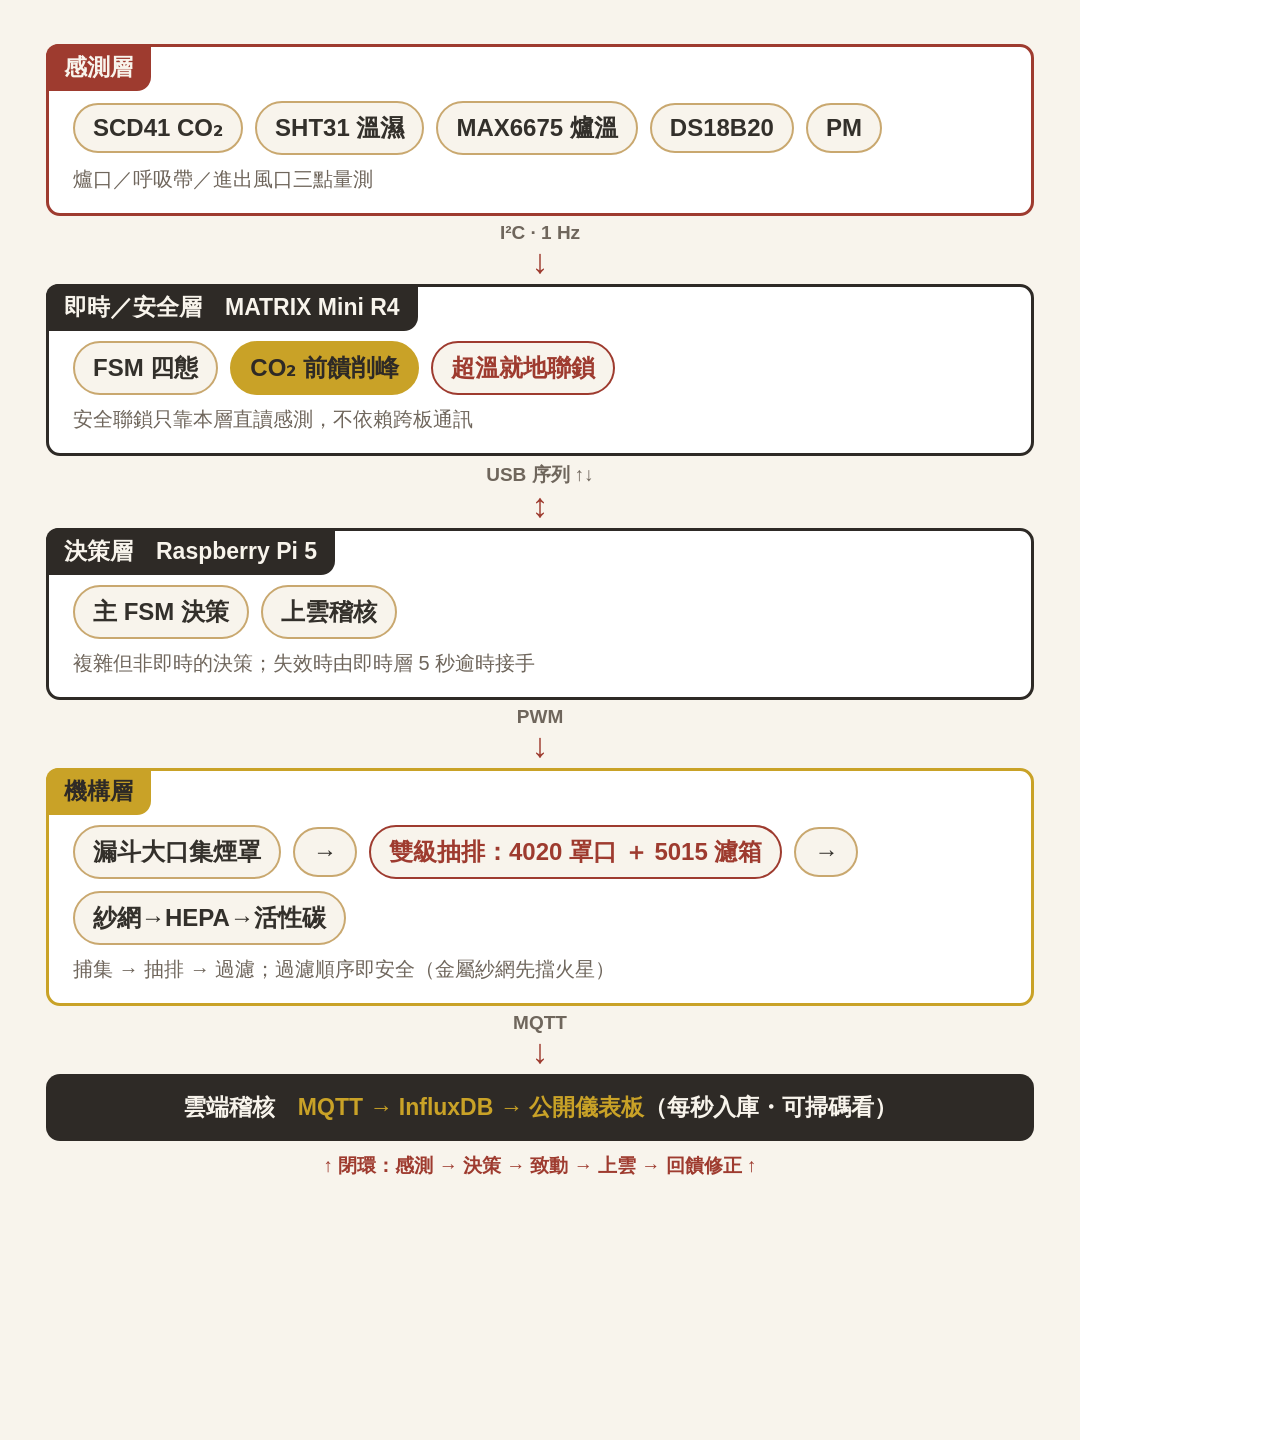
<file: 簡報/fig_arch.html>
<!doctype html><html lang="zh-Hant"><head><meta charset="utf-8"><style>
  :root{--paper:#F8F4EC;--ink:#33302B;--brick:#9E3B2F;--gold:#C9A227;--dark:#2E2A26;--muted:#6f665c;--tan:#c9a86f;}
  *{margin:0;padding:0;box-sizing:border-box;font-family:"Microsoft JhengHei","Noto Sans TC",sans-serif;}
  .wrap{width:1080px;min-height:1440px;background:var(--paper);padding:44px 46px;}
  .layer{background:#fff;border:3px solid var(--dark);border-radius:14px;padding:20px 24px;position:relative;}
  .layer .tag{position:absolute;left:-3px;top:-3px;background:var(--dark);color:var(--paper);
    font-size:23px;font-weight:900;padding:8px 18px;border-radius:12px 0 14px 0;}
  .layer .body{margin-top:34px;display:flex;flex-wrap:wrap;gap:12px;align-items:center;}
  .pill{background:var(--paper);border:2px solid var(--tan);border-radius:999px;
    padding:9px 18px;font-size:24px;font-weight:800;color:var(--ink);}
  .pill.hot{border-color:var(--brick);color:var(--brick);}
  .pill.key{background:var(--gold);border-color:var(--gold);color:var(--dark);}
  .desc{font-size:20px;color:var(--muted);margin-top:10px;line-height:1.4;}
  .arrow{display:flex;flex-direction:column;align-items:center;margin:6px 0;color:var(--brick);}
  .arrow .a{font-size:34px;line-height:1;}
  .arrow .l{font-size:19px;color:var(--muted);font-weight:700;}
  .l1{border-color:var(--brick);} .l1 .tag{background:var(--brick);}
  .l4{border-color:var(--gold);} .l4 .tag{background:var(--gold);color:var(--dark);}
  .cloud{background:var(--dark);color:var(--paper);border-radius:14px;padding:18px 24px;text-align:center;
    font-size:23px;font-weight:800;}
  .cloud b{color:var(--gold);}
  .loop{text-align:center;font-size:19px;color:var(--brick);font-weight:800;margin-top:12px;}
</style></head><body>
<div class="wrap">
  <div class="layer l1"><div class="tag">感測層</div>
    <div class="body">
      <span class="pill">SCD41 CO₂</span><span class="pill">SHT31 溫濕</span>
      <span class="pill">MAX6675 爐溫</span><span class="pill">DS18B20</span><span class="pill">PM</span>
    </div>
    <div class="desc">爐口／呼吸帶／進出風口三點量測</div>
  </div>

  <div class="arrow"><div class="l">I²C · 1 Hz</div><div class="a">↓</div></div>

  <div class="layer"><div class="tag">即時／安全層　MATRIX Mini R4</div>
    <div class="body">
      <span class="pill">FSM 四態</span><span class="pill key">CO₂ 前饋削峰</span>
      <span class="pill hot">超溫就地聯鎖</span>
    </div>
    <div class="desc">安全聯鎖只靠本層直讀感測，不依賴跨板通訊</div>
  </div>

  <div class="arrow"><div class="l">USB 序列 ↑↓</div><div class="a">↕</div></div>

  <div class="layer"><div class="tag">決策層　Raspberry Pi 5</div>
    <div class="body"><span class="pill">主 FSM 決策</span><span class="pill">上雲稽核</span></div>
    <div class="desc">複雜但非即時的決策；失效時由即時層 5 秒逾時接手</div>
  </div>

  <div class="arrow"><div class="l">PWM</div><div class="a">↓</div></div>

  <div class="layer l4"><div class="tag">機構層</div>
    <div class="body">
      <span class="pill">漏斗大口集煙罩</span><span class="pill">→</span>
      <span class="pill hot">雙級抽排：4020 罩口 ＋ 5015 濾箱</span><span class="pill">→</span>
      <span class="pill">紗網→HEPA→活性碳</span>
    </div>
    <div class="desc">捕集 → 抽排 → 過濾；過濾順序即安全（金屬紗網先擋火星）</div>
  </div>

  <div class="arrow"><div class="l">MQTT</div><div class="a">↓</div></div>

  <div class="cloud">雲端稽核　<b>MQTT → InfluxDB → 公開儀表板</b>（每秒入庫・可掃碼看）</div>
  <div class="loop">↑ 閉環：感測 → 決策 → 致動 → 上雲 → 回饋修正 ↑</div>
</div></body></html>
</file>
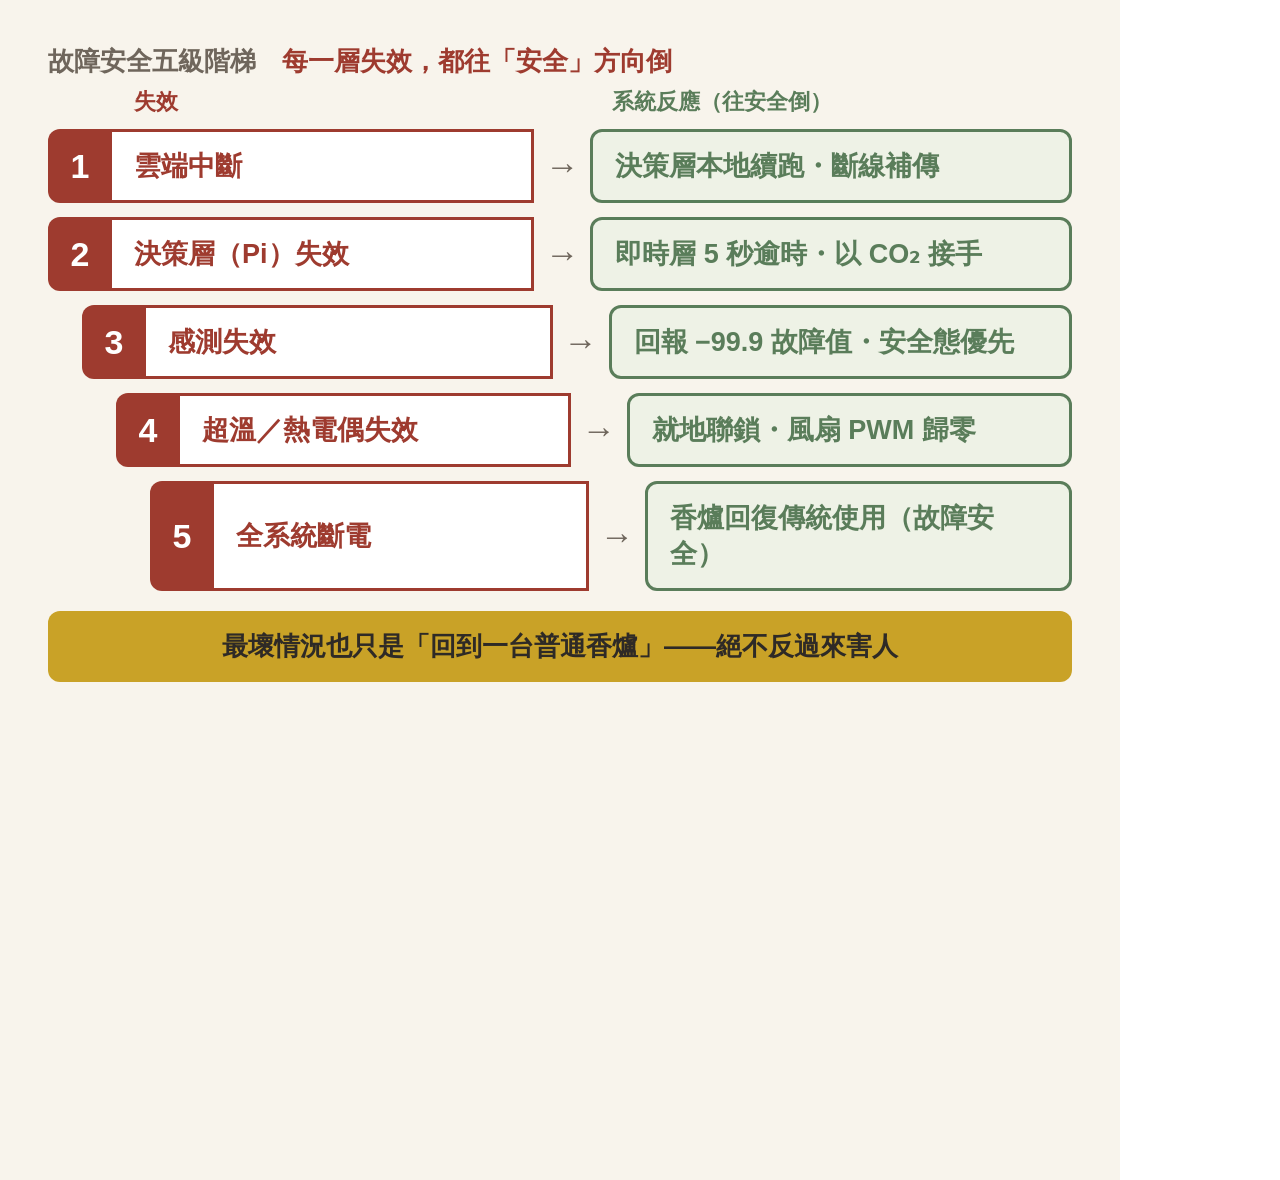
<file: 簡報/fig_failsafe.html>
<!doctype html><html lang="zh-Hant"><head><meta charset="utf-8"><style>
  :root{--paper:#F8F4EC;--ink:#33302B;--brick:#9E3B2F;--gold:#C9A227;--dark:#2E2A26;--muted:#6f665c;--good:#5a7d5a;}
  *{margin:0;padding:0;box-sizing:border-box;font-family:"Microsoft JhengHei","Noto Sans TC",sans-serif;}
  .wrap{width:1120px;min-height:1180px;background:var(--paper);padding:44px 48px;position:relative;}
  .head{font-size:26px;font-weight:800;color:var(--muted);margin-bottom:8px;}
  .head b{color:var(--brick);}
  .steps{position:relative;}
  .step{display:flex;align-items:stretch;gap:0;margin-bottom:14px;}
  .step .n{width:64px;background:var(--brick);color:#fff;font-size:34px;font-weight:900;
    display:flex;align-items:center;justify-content:center;border-radius:12px 0 0 12px;}
  .step .fail{flex:1;background:#fff;border:3px solid var(--brick);border-left:none;
    padding:16px 22px;display:flex;flex-direction:column;justify-content:center;}
  .step .fail .t{font-size:27px;font-weight:900;color:var(--brick);}
  .step .arw{width:56px;display:flex;align-items:center;justify-content:center;
    font-size:34px;color:var(--muted);}
  .step .safe{flex:1.15;background:#eef2e6;border:3px solid var(--good);
    padding:16px 22px;border-radius:12px;display:flex;flex-direction:column;justify-content:center;}
  .step .safe .t{font-size:27px;font-weight:900;color:var(--good);}
  .colhead{display:flex;gap:0;font-size:22px;font-weight:900;margin:6px 0 12px;}
  .colhead .a{width:64px;}
  .colhead .b{flex:1;color:var(--brick);padding-left:22px;}
  .colhead .c{width:56px;}
  .colhead .d{flex:1.15;color:var(--good);padding-left:22px;}
  /* 遞減樓梯縮排，視覺上「往安全方向倒」 */
  .step:nth-child(2){margin-left:0;}
  .step:nth-child(3){margin-left:34px;}
  .step:nth-child(4){margin-left:68px;}
  .step:nth-child(5){margin-left:102px;}
  .step:nth-child(6){margin-left:136px;}
  .foot{margin-top:20px;background:var(--gold);color:var(--dark);border-radius:12px;
    padding:18px 24px;text-align:center;font-size:26px;font-weight:900;}
</style></head><body>
<div class="wrap">
  <div class="head">故障安全五級階梯　<b>每一層失效，都往「安全」方向倒</b></div>
  <div class="colhead"><span class="a"></span><span class="b">失效</span><span class="c"></span><span class="d">系統反應（往安全倒）</span></div>
  <div class="steps">
    <div class="step"><div class="n">1</div><div class="fail"><div class="t">雲端中斷</div></div>
      <div class="arw">→</div><div class="safe"><div class="t">決策層本地續跑・斷線補傳</div></div></div>
    <div class="step"><div class="n">2</div><div class="fail"><div class="t">決策層（Pi）失效</div></div>
      <div class="arw">→</div><div class="safe"><div class="t">即時層 5 秒逾時・以 CO₂ 接手</div></div></div>
    <div class="step"><div class="n">3</div><div class="fail"><div class="t">感測失效</div></div>
      <div class="arw">→</div><div class="safe"><div class="t">回報 −99.9 故障值・安全態優先</div></div></div>
    <div class="step"><div class="n">4</div><div class="fail"><div class="t">超溫／熱電偶失效</div></div>
      <div class="arw">→</div><div class="safe"><div class="t">就地聯鎖・風扇 PWM 歸零</div></div></div>
    <div class="step"><div class="n">5</div><div class="fail"><div class="t">全系統斷電</div></div>
      <div class="arw">→</div><div class="safe"><div class="t">香爐回復傳統使用（故障安全）</div></div></div>
  </div>
  <div class="foot">最壞情況也只是「回到一台普通香爐」——絕不反過來害人</div>
</div></body></html>
</file>
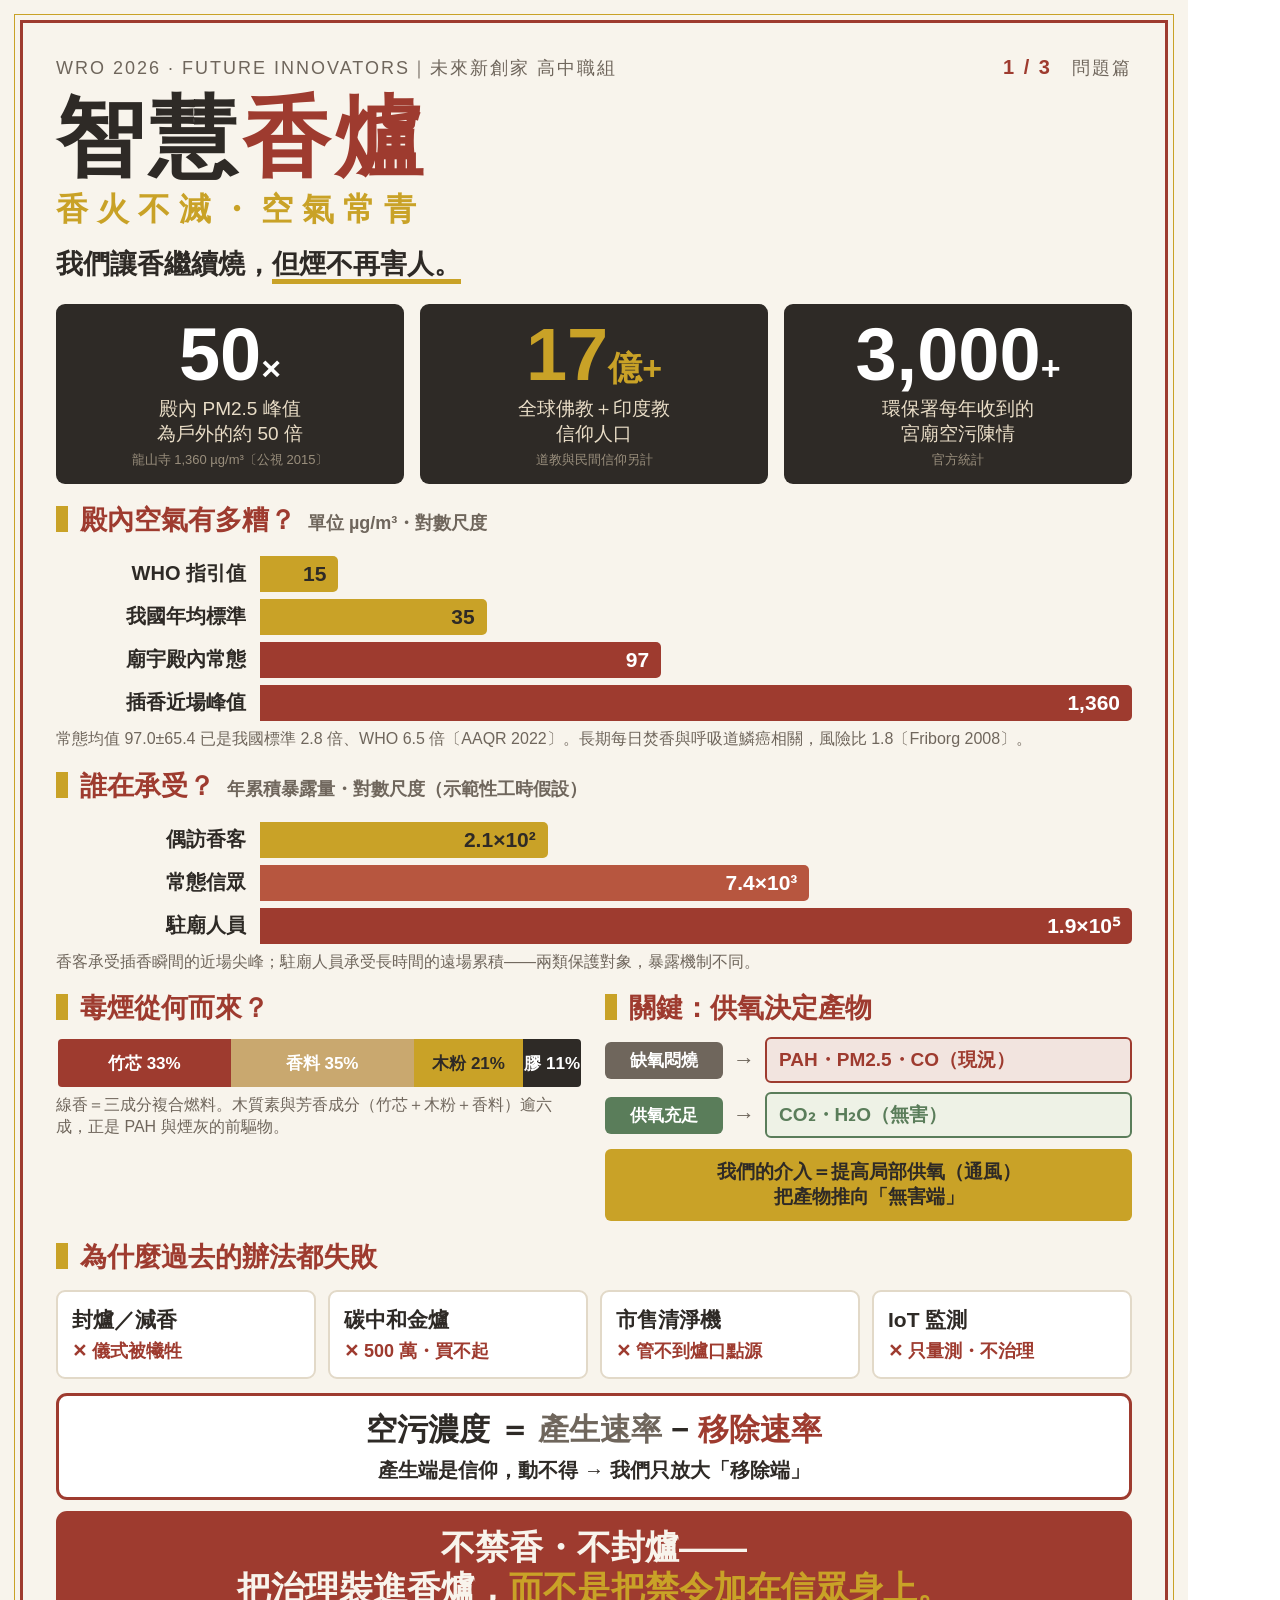
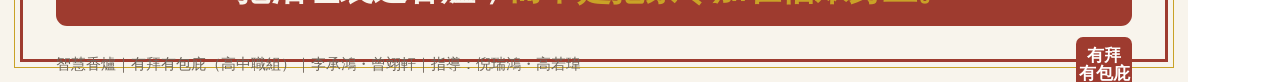
<file: 簡報/poster_1.html>
<!doctype html>
<html lang="zh-Hant">
<head>
<meta charset="utf-8">
<style>
  :root{
    --paper:#F8F4EC; --ink:#33302B; --brick:#9E3B2F; --gold:#C9A227;
    --dark:#2E2A26; --muted:#6f665c; --line:#e2d9c8; --tan:#c9a86f;
    --good:#5a7d5a;
  }
  *{margin:0;padding:0;box-sizing:border-box;}
  html,body{font-family:"Microsoft JhengHei","Noto Sans TC",sans-serif;}
  .page{
    width:1188px;height:1682px;background:var(--paper);color:var(--ink);
    position:relative;overflow:hidden;padding:56px 56px 44px;
    display:flex;flex-direction:column;
  }
  .page::before{content:"";position:absolute;inset:20px;border:3px solid var(--brick);
    outline:1px solid var(--gold);outline-offset:5px;pointer-events:none;}
  .kicker{display:flex;justify-content:space-between;align-items:flex-end;
    font-size:18px;color:var(--muted);letter-spacing:2px;z-index:1;}
  .kicker b{color:var(--brick);font-size:20px;}
  header{z-index:1;margin-top:14px;}
  .brand{font-size:88px;font-weight:900;letter-spacing:5px;line-height:1;color:var(--dark);}
  .brand .g{color:var(--brick);}
  .tag{font-size:32px;font-weight:800;color:var(--gold);letter-spacing:9px;margin-top:6px;}
  .lead{font-size:27px;font-weight:800;color:var(--dark);margin-top:16px;line-height:1.25;}
  .lead .u{border-bottom:5px solid var(--gold);}
  .stats{display:grid;grid-template-columns:repeat(3,1fr);gap:16px;margin-top:22px;z-index:1;}
  .stat{background:var(--dark);color:var(--paper);border-radius:9px;padding:18px 16px 15px;text-align:center;}
  .stat .n{font-size:74px;font-weight:900;line-height:.9;color:#fff;}
  .stat .n .s{font-size:34px;}
  .stat .n.gold{color:var(--gold);}
  .stat .cap{font-size:19px;margin-top:9px;color:#e9ddc7;line-height:1.28;}
  .stat .src{font-size:13px;color:#9a8f7d;margin-top:5px;}
  .h2{font-size:27px;font-weight:900;color:var(--brick);margin:18px 0 11px;z-index:1;
    display:flex;align-items:baseline;gap:12px;}
  .h2::before{content:"";width:12px;height:26px;background:var(--gold);
    display:inline-block;transform:translateY(3px);}
  .h2 .sub{font-size:18px;font-weight:600;color:var(--muted);letter-spacing:0;}
  .z{z-index:1;}
  /* 橫條圖通用 */
  .bar{display:flex;align-items:center;gap:14px;margin:7px 0;}
  .bar .lab{width:190px;font-size:20px;font-weight:700;text-align:right;color:var(--dark);}
  .bar .track{flex:1;height:36px;position:relative;}
  .bar .fill{height:100%;border-radius:0 5px 5px 0;display:flex;align-items:center;
    justify-content:flex-end;padding-right:12px;color:#fff;font-weight:900;font-size:21px;}
  .bar.ref .fill{background:var(--gold);color:var(--dark);}
  .bar.bad .fill{background:var(--brick);}
  .note{font-size:16px;color:var(--muted);margin-top:5px;line-height:1.35;}
  /* 兩欄 */
  .two{display:grid;grid-template-columns:1fr 1fr;gap:22px;z-index:1;}
  /* 燃料組成 stacked */
  .stack{display:flex;height:52px;border-radius:6px;overflow:hidden;border:2px solid var(--paper);}
  .stack div{display:flex;align-items:center;justify-content:center;color:#fff;
    font-weight:800;font-size:17px;}
  .stackleg{display:flex;flex-wrap:wrap;gap:6px 16px;margin-top:10px;font-size:17px;color:var(--dark);}
  .stackleg i{width:13px;height:13px;border-radius:3px;display:inline-block;margin-right:6px;transform:translateY(1px);}
  /* 化學兩路 */
  .paths{display:flex;flex-direction:column;gap:9px;}
  .path{display:flex;align-items:center;gap:10px;font-size:19px;font-weight:800;}
  .path .cond{width:118px;text-align:center;padding:7px 6px;border-radius:6px;font-size:17px;color:#fff;}
  .path .arrow{color:var(--muted);font-size:22px;}
  .path .prod{flex:1;padding:8px 12px;border-radius:6px;font-weight:900;}
  .path.bad .cond{background:#6f665c;} .path.bad .prod{background:#f2e4df;color:var(--brick);border:2px solid var(--brick);}
  .path.good .cond{background:var(--good);} .path.good .prod{background:#eef2e6;color:var(--good);border:2px solid var(--good);}
  .keymsg{margin-top:11px;background:var(--gold);color:var(--dark);border-radius:6px;
    padding:11px 14px;font-size:19px;font-weight:900;text-align:center;line-height:1.3;}
  /* 失敗卡 */
  .fails{display:grid;grid-template-columns:repeat(4,1fr);gap:12px;z-index:1;margin-top:4px;}
  .fail{border:2px solid var(--line);border-radius:9px;padding:14px 14px;background:#fff;}
  .fail .t{font-size:21px;font-weight:900;color:var(--dark);}
  .fail .x{color:var(--brick);font-size:18px;font-weight:800;margin-top:6px;line-height:1.3;}
  /* 原理+宣言 */
  .fp{margin-top:14px;background:#fff;border:3px solid var(--brick);border-radius:11px;padding:13px 26px;z-index:1;}
  .fp .eq{font-size:31px;font-weight:900;color:var(--dark);text-align:center;}
  .fp .eq .keep{color:var(--muted);} .fp .eq .move{color:var(--brick);}
  .fp .exp{font-size:20px;color:var(--dark);text-align:center;margin-top:6px;font-weight:700;}
  .decl{margin-top:11px;background:var(--brick);color:var(--paper);border-radius:11px;padding:16px 28px;text-align:center;z-index:1;}
  .decl .big{font-size:34px;font-weight:900;line-height:1.22;}
  .decl .big .gold{color:var(--gold);}
  .foot{display:flex;justify-content:space-between;align-items:center;margin-top:11px;font-size:15px;color:var(--muted);z-index:1;}
  .seal{width:56px;height:56px;background:var(--brick);color:#fff;border-radius:7px;
    display:flex;align-items:center;justify-content:center;text-align:center;
    font-size:17px;font-weight:900;line-height:1.05;}
</style>
</head>
<body>
<div class="page">
  <div class="kicker">
    <span>WRO 2026 · FUTURE INNOVATORS｜未來新創家 高中職組</span>
    <span><b>1 / 3</b>　問題篇</span>
  </div>

  <header>
    <div class="brand">智慧<span class="g">香爐</span></div>
    <div class="tag">香火不滅・空氣常青</div>
    <div class="lead">我們讓香繼續燒，<span class="u">但煙不再害人。</span></div>
  </header>

  <div class="stats">
    <div class="stat"><div class="n">50<span class="s">×</span></div>
      <div class="cap">殿內 PM2.5 峰值<br>為戶外的約 50 倍</div>
      <div class="src">龍山寺 1,360 µg/m³〔公視 2015〕</div></div>
    <div class="stat"><div class="n gold">17<span class="s">億+</span></div>
      <div class="cap">全球佛教＋印度教<br>信仰人口</div>
      <div class="src">道教與民間信仰另計</div></div>
    <div class="stat"><div class="n">3,000<span class="s">+</span></div>
      <div class="cap">環保署每年收到的<br>宮廟空污陳情</div>
      <div class="src">官方統計</div></div>
  </div>

  <div class="h2">殿內空氣有多糟？<span class="sub">單位 µg/m³・對數尺度</span></div>
  <div class="z">
    <div class="bar ref"><div class="lab">WHO 指引值</div><div class="track"><div class="fill" style="width:9%">15</div></div></div>
    <div class="bar ref"><div class="lab">我國年均標準</div><div class="track"><div class="fill" style="width:26%">35</div></div></div>
    <div class="bar bad"><div class="lab">廟宇殿內常態</div><div class="track"><div class="fill" style="width:46%">97</div></div></div>
    <div class="bar bad"><div class="lab">插香近場峰值</div><div class="track"><div class="fill" style="width:100%">1,360</div></div></div>
    <div class="note">常態均值 97.0±65.4 已是我國標準 2.8 倍、WHO 6.5 倍〔AAQR 2022〕。長期每日焚香與呼吸道鱗癌相關，風險比 1.8〔Friborg 2008〕。</div>
  </div>

  <div class="h2">誰在承受？<span class="sub">年累積暴露量・對數尺度（示範性工時假設）</span></div>
  <div class="z">
    <div class="bar ref"><div class="lab">偶訪香客</div><div class="track"><div class="fill" style="width:33%">2.1×10²</div></div></div>
    <div class="bar bad" style="--o:.6"><div class="lab">常態信眾</div><div class="track"><div class="fill" style="width:63%;background:#b7563f">7.4×10³</div></div></div>
    <div class="bar bad"><div class="lab">駐廟人員</div><div class="track"><div class="fill" style="width:100%">1.9×10⁵</div></div></div>
    <div class="note">香客承受插香瞬間的近場尖峰；駐廟人員承受長時間的遠場累積——兩類保護對象，暴露機制不同。</div>
  </div>

  <div class="two">
    <div>
      <div class="h2">毒煙從何而來？</div>
      <div class="stack">
        <div style="width:33%;background:var(--brick)">竹芯 33%</div>
        <div style="width:35%;background:var(--tan)">香料 35%</div>
        <div style="width:21%;background:var(--gold);color:var(--dark)">木粉 21%</div>
        <div style="width:11%;background:var(--dark)">膠 11%</div>
      </div>
      <div class="note">線香＝三成分複合燃料。木質素與芳香成分（竹芯＋木粉＋香料）逾六成，正是 PAH 與煙灰的前驅物。</div>
    </div>
    <div>
      <div class="h2">關鍵：供氧決定產物</div>
      <div class="paths">
        <div class="path bad"><div class="cond">缺氧悶燒</div><div class="arrow">→</div><div class="prod">PAH・PM2.5・CO（現況）</div></div>
        <div class="path good"><div class="cond">供氧充足</div><div class="arrow">→</div><div class="prod">CO₂・H₂O（無害）</div></div>
      </div>
      <div class="keymsg">我們的介入＝提高局部供氧（通風）<br>把產物推向「無害端」</div>
    </div>
  </div>

  <div class="h2">為什麼過去的辦法都失敗</div>
  <div class="fails">
    <div class="fail"><div class="t">封爐／減香</div><div class="x">✕ 儀式被犧牲</div></div>
    <div class="fail"><div class="t">碳中和金爐</div><div class="x">✕ 500 萬・買不起</div></div>
    <div class="fail"><div class="t">市售清淨機</div><div class="x">✕ 管不到爐口點源</div></div>
    <div class="fail"><div class="t">IoT 監測</div><div class="x">✕ 只量測・不治理</div></div>
  </div>

  <div class="fp">
    <div class="eq">空污濃度 ＝ <span class="keep">產生速率</span> − <span class="move">移除速率</span></div>
    <div class="exp">產生端是信仰，動不得 → 我們只放大「移除端」</div>
  </div>

  <div class="decl">
    <div class="big">不禁香・不封爐——<br>把治理裝進香爐，<span class="gold">而不是把禁令加在信眾身上。</span></div>
  </div>

  <div class="foot">
    <span>智慧香爐｜有拜有包庇（高中職組）｜李承鴻・曾翊軒｜指導：倪瑞鴻・高若瑋</span>
    <div class="seal">有拜<br>有包庇</div>
  </div>
</div>
</body>
</html>
</file>
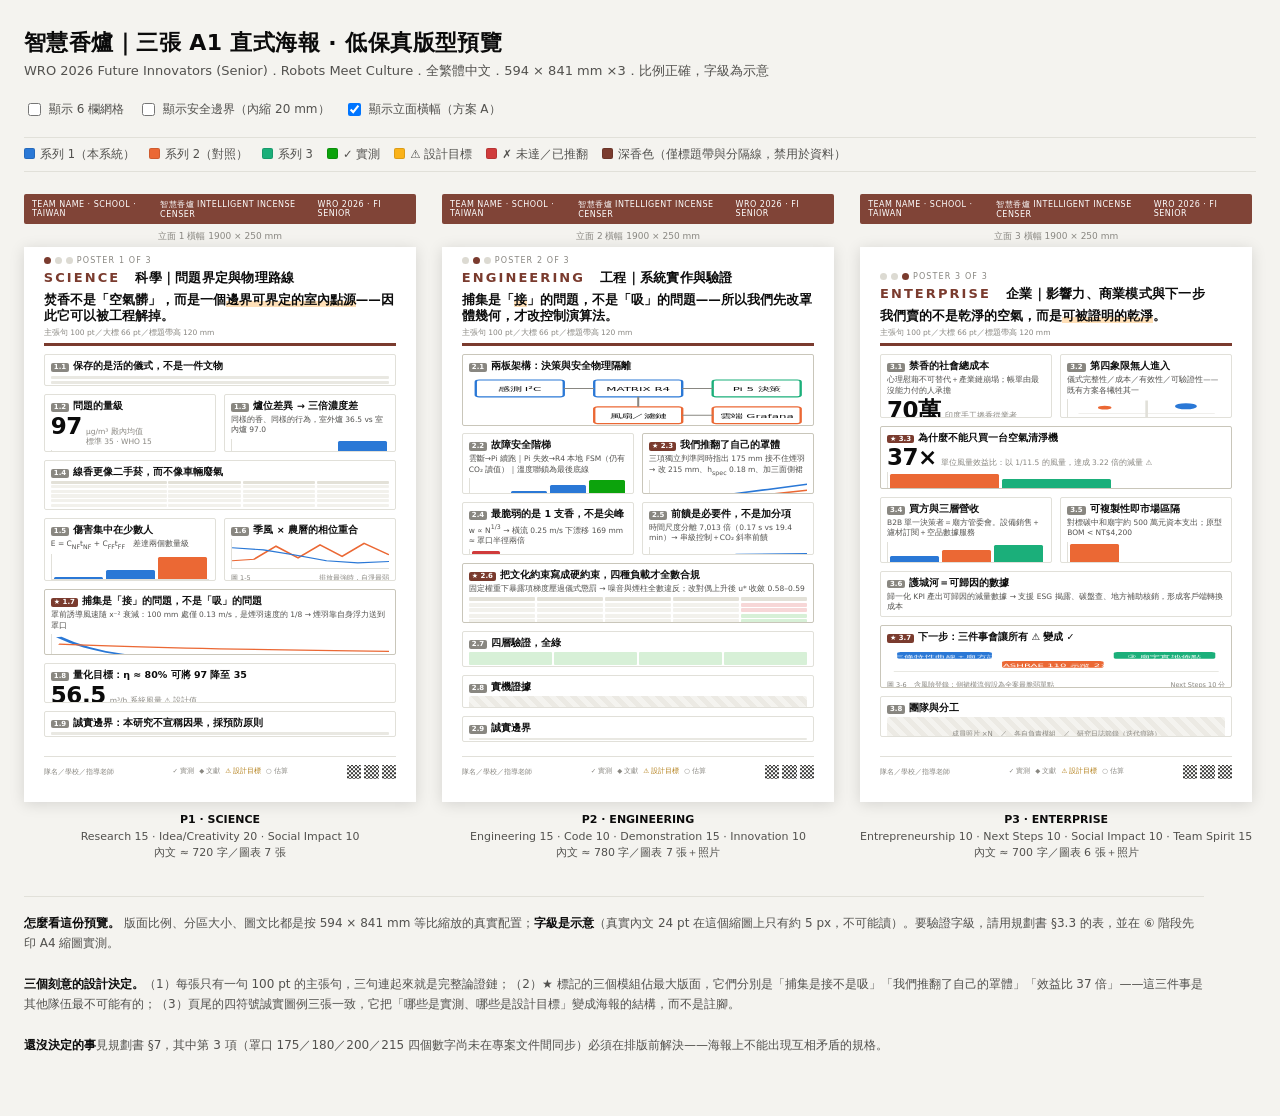
<file: 簡報/海報版型預覽.html>
<!DOCTYPE html>
<html lang="zh-Hant">
<head>
<meta charset="utf-8">
<title>智慧香爐｜三張 A1 直式海報 低保真版型預覽</title>
<style>
  :root{
    --ink:#0b0b0b; --ink2:#52514e; --muted:#898781; --grid:#e1e0d9;
    --s1:#2a78d6; --s2:#eb6834; --s3:#1baf7a;
    --good:#0ca30c; --warn:#fab219; --bad:#d03b3b;
    --spice:#7a3b2e; --paper:#ffffff; --plane:#f4f3ef;
    --px: 0.66;               /* px per mm */
  }
  *{box-sizing:border-box}
  body{margin:0;background:var(--plane);color:var(--ink);
       font-family:"Noto Sans TC","PingFang TC","Microsoft JhengHei",system-ui,sans-serif;
       padding:28px 24px 60px}
  h1{font-size:22px;margin:0 0 4px;letter-spacing:.02em}
  .sub{font-size:13px;color:var(--ink2);margin:0 0 20px}
  .bar{display:flex;gap:14px;align-items:center;flex-wrap:wrap;margin-bottom:18px;
       font-size:12px;color:var(--ink2)}
  .bar label{display:flex;gap:5px;align-items:center;cursor:pointer}
  .legend{display:flex;gap:14px;flex-wrap:wrap;font-size:11.5px;color:var(--ink2);
          border-top:1px solid var(--grid);border-bottom:1px solid var(--grid);
          padding:9px 0;margin-bottom:22px}
  .sw{display:inline-block;width:11px;height:11px;border-radius:2px;margin-right:5px;
      vertical-align:-1px;border:1px solid rgba(0,0,0,.12)}

  .sheet-row{display:flex;gap:26px;flex-wrap:wrap;align-items:flex-start}
  .col{display:flex;flex-direction:column;align-items:center}
  .banner{width:calc(594px * var(--px));height:calc(46px * var(--px));
          background:var(--spice);color:#fff;border-radius:2px;
          display:flex;align-items:center;justify-content:space-between;
          padding:0 8px;font-size:8px;letter-spacing:.06em;margin-bottom:6px;opacity:.95}
  .banner.hide{display:none}
  .bnote{font-size:9px;color:var(--muted);margin-bottom:4px}

  .poster{position:relative;width:calc(594px * var(--px));height:calc(841px * var(--px));
          background:var(--paper);box-shadow:0 2px 14px rgba(0,0,0,.13);
          padding:calc(30px * var(--px));overflow:hidden}
  .safe{position:absolute;inset:calc(20px * var(--px));border:1px dashed #d8d6cd;
        pointer-events:none;display:none}
  .showsafe .safe{display:block}
  .cols{position:absolute;top:0;bottom:0;left:calc(30px * var(--px));
        right:calc(30px * var(--px));display:none;gap:calc(12px * var(--px));
        pointer-events:none}
  .showgrid .cols{display:flex}
  .cols div{flex:1;background:rgba(42,120,214,.055);
            border-left:1px solid rgba(42,120,214,.16);border-right:1px solid rgba(42,120,214,.16)}

  .stack{position:relative;height:100%;display:flex;flex-direction:column}

  /* ---- title band ---- */
  .tband{height:calc(120px * var(--px));border-bottom:3px solid var(--spice);
         padding-bottom:5px;display:flex;flex-direction:column;justify-content:flex-end}
  .nav{display:flex;gap:4px;align-items:center;font-size:8px;color:var(--muted);
       letter-spacing:.14em;margin-bottom:4px}
  .dot{width:7px;height:7px;border-radius:50%;background:#dcdad2;display:inline-block}
  .dot.on{background:var(--spice)}
  .kicker{font-size:13px;font-weight:700;letter-spacing:.16em;color:var(--spice)}
  .kicker span{color:var(--ink);letter-spacing:.02em}
  .claim{font-size:12.5px;line-height:1.35;font-weight:700;margin-top:5px}
  .claim em{font-style:normal;background:linear-gradient(transparent 62%, #ffe0b8 62%)}
  .ptsz{font-size:7.5px;color:var(--muted);margin-top:3px}

  /* ---- content modules ---- */
  .body{flex:1;display:flex;flex-wrap:wrap;gap:calc(12px * var(--px));
        align-content:flex-start;padding-top:calc(12px * var(--px))}
  .m{border:1px solid var(--grid);border-radius:2px;padding:5px 6px;
     display:flex;flex-direction:column;gap:3px;overflow:hidden;background:#fff}
  .m.w6{width:100%}
  .m.w3{width:calc((100% - (12px * var(--px))) / 2)}
  .m h4{margin:0;font-size:9.5px;font-weight:700;line-height:1.25;
        display:flex;gap:4px;align-items:baseline}
  .tag{font-size:7px;color:#fff;background:var(--muted);border-radius:2px;
       padding:0 3px;font-weight:600;flex:none}
  .tag.star{background:var(--spice)}
  .m p{margin:0;font-size:7.5px;line-height:1.4;color:var(--ink2)}
  .meta{margin-top:auto;font-size:6.5px;color:var(--muted);display:flex;
        justify-content:space-between;gap:6px;padding-top:2px}

  /* fake text lines */
  .lines{display:flex;flex-direction:column;gap:2.5px;margin-top:1px}
  .lines i{display:block;height:2.5px;background:#e9e8e2;border-radius:1px}
  .lines i:last-child{width:62%}

  /* fake charts */
  .chart{flex:1;min-height:26px;display:flex;align-items:flex-end;gap:3px;
         border-left:1px solid var(--grid);border-bottom:1px solid var(--grid);
         padding:2px 2px 0}
  .chart b{flex:1;display:block;border-radius:1.5px 1.5px 0 0}
  .lineart{flex:1;min-height:30px;position:relative;border-left:1px solid var(--grid);
           border-bottom:1px solid var(--grid)}
  .lineart svg{position:absolute;inset:0;width:100%;height:100%}
  .hero{display:flex;align-items:baseline;gap:4px}
  .hero b{font-size:23px;line-height:1;letter-spacing:-.02em}
  .hero small{font-size:7.5px;color:var(--muted)}
  .tbl{flex:1;display:grid;gap:1.5px;grid-template-columns:1.6fr 1fr 1fr 1fr;min-height:26px}
  .tbl s{background:#f2f1ec;border-radius:1px;text-decoration:none;display:block}
  .tbl s.h{background:#e3e1d8}
  .photo{flex:1;min-height:34px;background:repeating-linear-gradient(45deg,#f4f3ef,#f4f3ef 5px,#eceae4 5px,#eceae4 10px);
         border-radius:2px;display:flex;align-items:center;justify-content:center;
         font-size:7px;color:var(--muted)}

  /* ---- footer ---- */
  .fband{height:calc(40px * var(--px));border-top:1px solid var(--grid);
         display:flex;align-items:center;justify-content:space-between;gap:6px;
         font-size:7px;color:var(--muted);padding-top:4px}
  .marks{display:flex;gap:5px;font-size:6.5px}
  .marks u{text-decoration:none;display:flex;gap:2px;align-items:center}
  .qr{display:flex;gap:3px}
  .qr s{width:calc(22px * var(--px));height:calc(22px * var(--px));
        background:repeating-conic-gradient(#3a3a38 0 25%,#fff 0 50%) 0/4px 4px;
        display:block;border-radius:1px}
  .cap{font-size:11px;color:var(--ink2);margin-top:10px;text-align:center;line-height:1.5}
  .cap b{color:var(--ink)}
  .note{max-width:1180px;font-size:12px;line-height:1.7;color:var(--ink2);margin-top:34px;
        border-top:1px solid var(--grid);padding-top:16px}
  .note b{color:var(--ink)}
</style>
</head>
<body>

<h1>智慧香爐｜三張 A1 直式海報 · 低保真版型預覽</h1>
<p class="sub">WRO 2026 Future Innovators (Senior)．Robots Meet Culture．全繁體中文．594 × 841 mm ×3．比例正確，字級為示意</p>

<div class="bar">
  <label><input type="checkbox" id="g"> 顯示 6 欄網格</label>
  <label><input type="checkbox" id="s"> 顯示安全邊界（內縮 20 mm）</label>
  <label><input type="checkbox" id="b" checked> 顯示立面橫幅（方案 A）</label>
</div>

<div class="legend">
  <span><i class="sw" style="background:#2a78d6"></i>系列 1（本系統）</span>
  <span><i class="sw" style="background:#eb6834"></i>系列 2（對照）</span>
  <span><i class="sw" style="background:#1baf7a"></i>系列 3</span>
  <span><i class="sw" style="background:#0ca30c"></i>✓ 實測</span>
  <span><i class="sw" style="background:#fab219"></i>⚠ 設計目標</span>
  <span><i class="sw" style="background:#d03b3b"></i>✗ 未達／已推翻</span>
  <span><i class="sw" style="background:#7a3b2e"></i>深香色（僅標題帶與分隔線，禁用於資料）</span>
</div>

<div class="sheet-row" id="row">

<!-- ══════════════ P1 ══════════════ -->
<div class="col">
  <div class="banner"><span>TEAM NAME · SCHOOL · TAIWAN</span><span>智慧香爐 INTELLIGENT INCENSE CENSER</span><span>WRO 2026 · FI SENIOR</span></div>
  <div class="bnote">立面 1 橫幅 1900 × 250 mm</div>
  <div class="poster">
    <div class="cols"><div></div><div></div><div></div><div></div><div></div><div></div></div>
    <div class="safe"></div>
    <div class="stack">
      <div class="tband">
        <div class="nav"><i class="dot on"></i><i class="dot"></i><i class="dot"></i> POSTER 1 OF 3</div>
        <div class="kicker">SCIENCE　<span>科學｜問題界定與物理路線</span></div>
        <div class="claim">焚香不是「空氣髒」，而是一個<em>邊界可界定的室內點源</em>——因此它可以被工程解掉。</div>
        <div class="ptsz">主張句 100 pt／大標 66 pt／標題帶高 120 mm</div>
      </div>

      <div class="body">
        <div class="m w6" style="height:calc(48px * var(--px))">
          <h4><span class="tag">1.1</span>保存的是活的儀式，不是一件文物</h4>
          <div class="lines"><i></i><i></i><i></i></div>
          <div class="meta"><span>內文 24 pt · 90 字</span><span>◆ 賽題 Area 1</span></div>
        </div>

        <div class="m w3" style="height:calc(88px * var(--px))">
          <h4><span class="tag">1.2</span>問題的量級</h4>
          <div class="hero"><b>97</b><small>µg/m³ 殿內均值<br>標準 35 · WHO 15</small></div>
          <div class="chart">
            <b style="height:22%;background:var(--s3)"></b><b style="height:52%;background:var(--s1)"></b><b style="height:96%;background:var(--s2)"></b>
          </div>
          <div class="meta"><span>圖 1-1</span><span>◆ Hien 2022</span></div>
        </div>

        <div class="m w3" style="height:calc(88px * var(--px))">
          <h4><span class="tag">1.3</span>爐位差異 → 三倍濃度差</h4>
          <p>同樣的香、同樣的行為，室外爐 36.5 vs 室內爐 97.0</p>
          <div class="chart">
            <b style="height:38%;background:var(--s3)"></b><b style="height:0"></b><b style="height:98%;background:var(--s1)"></b>
          </div>
          <div class="meta"><span>圖 1-2</span><span>◆ 同儕審查</span></div>
        </div>

        <div class="m w6" style="height:calc(76px * var(--px))">
          <h4><span class="tag">1.4</span>線香更像二手菸，而不像車輛廢氣</h4>
          <div class="tbl">
            <s class="h"></s><s class="h"></s><s class="h"></s><s class="h"></s>
            <s></s><s></s><s></s><s></s><s></s><s></s><s></s><s></s>
            <s></s><s></s><s></s><s></s><s></s><s></s><s></s><s></s>
            <s></s><s></s><s></s><s></s>
          </div>
          <div class="meta"><span>表 1-3　六維對照</span><span>治理拓撲決定技術路線</span></div>
        </div>

        <div class="m w3" style="height:calc(96px * var(--px))">
          <h4><span class="tag">1.5</span>傷害集中在少數人</h4>
          <p>E = C<sub>NF</sub>t<sub>NF</sub> + C<sub>FF</sub>t<sub>FF</sub>　差達兩個數量級</p>
          <div class="chart">
            <b style="height:8%;background:var(--s1)"></b><b style="height:38%;background:var(--s1)"></b><b style="height:97%;background:var(--s2)"></b>
          </div>
          <div class="meta"><span>圖 1-4（對數軸）</span><span>○ 示範性估算</span></div>
        </div>

        <div class="m w3" style="height:calc(96px * var(--px))">
          <h4><span class="tag">1.6</span>季風 × 農曆的相位重合</h4>
          <div class="lineart"><svg viewBox="0 0 100 40" preserveAspectRatio="none">
            <polyline points="0,30 14,28 28,10 42,26 56,8 70,24 84,6 100,22" fill="none" stroke="#eb6834" stroke-width="1.6"/>
            <polyline points="0,12 20,15 40,22 60,30 80,33 100,31" fill="none" stroke="#2a78d6" stroke-width="1.6"/>
          </svg></div>
          <div class="meta"><span>圖 1-5</span><span>排放最強時，自淨最弱</span></div>
        </div>

        <div class="m w6" style="height:calc(100px * var(--px));border-color:#c9c6ba;border-width:1.5px">
          <h4><span class="tag star">★ 1.7</span>捕集是「接」的問題，不是「吸」的問題</h4>
          <p>罩前誘導風速隨 x⁻² 衰減：100 mm 處僅 0.13 m/s，是煙羽速度的 1/8 → 煙羽靠自身浮力送到罩口</p>
          <div class="lineart"><svg viewBox="0 0 100 40" preserveAspectRatio="none">
            <path d="M2,4 C12,26 24,34 50,37 L100,38.5" fill="none" stroke="#2a78d6" stroke-width="1.8"/>
            <path d="M2,14 C22,18 50,21 100,24" fill="none" stroke="#eb6834" stroke-width="1.8"/>
          </svg></div>
          <div class="meta"><span>圖 1-6　本張主圖</span><span>flow_analysis.py §3</span></div>
        </div>

        <div class="m w6" style="height:calc(60px * var(--px))">
          <h4><span class="tag">1.8</span>量化目標：η ≈ 80% 可將 97 降至 35</h4>
          <div class="hero"><b>56.5</b><small>m³/h 系統風量 ⚠ 設計值<br>不到家用清淨機的 1/8</small></div>
          <div class="meta"><span>圖 1-7</span><span>⚠ 設計目標，非實測</span></div>
        </div>

        <div class="m w6" style="height:calc(40px * var(--px))">
          <h4><span class="tag">1.9</span>誠實邊界：本研究不宣稱因果，採預防原則</h4>
          <div class="lines"><i></i><i></i></div>
          <div class="meta"><span>註腳 16 pt</span><span>文獻 ◆ 1–8</span></div>
        </div>
      </div>

      <div class="fband">
        <span>隊名／學校／指導老師</span>
        <div class="marks"><u>✓ 實測</u><u>◆ 文獻</u><u style="color:#b07b12">⚠ 設計目標</u><u>○ 估算</u></div>
        <div class="qr"><s></s><s></s><s></s></div>
      </div>
    </div>
  </div>
  <div class="cap"><b>P1 · SCIENCE</b><br>Research 15 · Idea/Creativity 20 · Social Impact 10<br>內文 ≈ 720 字／圖表 7 張</div>
</div>

<!-- ══════════════ P2 ══════════════ -->
<div class="col">
  <div class="banner"><span>TEAM NAME · SCHOOL · TAIWAN</span><span>智慧香爐 INTELLIGENT INCENSE CENSER</span><span>WRO 2026 · FI SENIOR</span></div>
  <div class="bnote">立面 2 橫幅 1900 × 250 mm</div>
  <div class="poster">
    <div class="cols"><div></div><div></div><div></div><div></div><div></div><div></div></div>
    <div class="safe"></div>
    <div class="stack">
      <div class="tband">
        <div class="nav"><i class="dot"></i><i class="dot on"></i><i class="dot"></i> POSTER 2 OF 3</div>
        <div class="kicker">ENGINEERING　<span>工程｜系統實作與驗證</span></div>
        <div class="claim">捕集是「<em>接</em>」的問題，不是「吸」的問題——所以我們先改罩體幾何，才改控制演算法。</div>
        <div class="ptsz">主張句 100 pt／大標 66 pt／標題帶高 120 mm</div>
      </div>

      <div class="body">
        <div class="m w6" style="height:calc(108px * var(--px));border-color:#c9c6ba;border-width:1.5px">
          <h4><span class="tag">2.1</span>兩板架構：決策與安全物理隔離</h4>
          <div class="lineart" style="border:0;min-height:52px"><svg viewBox="0 0 200 62" preserveAspectRatio="none">
            <rect x="4" y="6" width="52" height="20" rx="2" fill="#fff" stroke="#2a78d6" stroke-width="1.4"/>
            <rect x="74" y="6" width="52" height="20" rx="2" fill="#fff" stroke="#2a78d6" stroke-width="1.4"/>
            <rect x="144" y="6" width="52" height="20" rx="2" fill="#fff" stroke="#1baf7a" stroke-width="1.4"/>
            <rect x="74" y="38" width="52" height="20" rx="2" fill="#fff" stroke="#eb6834" stroke-width="1.4"/>
            <rect x="144" y="38" width="52" height="20" rx="2" fill="#fff" stroke="#eb6834" stroke-width="1.4"/>
            <line x1="56" y1="16" x2="74" y2="16" stroke="#898781" stroke-width="1.2"/>
            <line x1="126" y1="16" x2="144" y2="16" stroke="#898781" stroke-width="1.2"/>
            <line x1="100" y1="26" x2="100" y2="38" stroke="#898781" stroke-width="1.2"/>
            <line x1="126" y1="48" x2="144" y2="48" stroke="#898781" stroke-width="1.2"/>
            <text x="30" y="19" font-size="7" text-anchor="middle" fill="#0b0b0b">感測 I²C</text>
            <text x="100" y="19" font-size="7" text-anchor="middle" fill="#0b0b0b">MATRIX R4</text>
            <text x="170" y="19" font-size="7" text-anchor="middle" fill="#0b0b0b">Pi 5 決策</text>
            <text x="100" y="51" font-size="7" text-anchor="middle" fill="#0b0b0b">風扇／濾鏈</text>
            <text x="170" y="51" font-size="7" text-anchor="middle" fill="#0b0b0b">雲端 Grafana</text>
          </svg></div>
          <div class="meta"><span>圖 2-1　SCD41 · SHT31 · MAX6675 · 5015×2 · D4184</span><span>MQTT→Telegraf→InfluxDB→Grafana</span></div>
        </div>

        <div class="m w3" style="height:calc(92px * var(--px))">
          <h4><span class="tag">2.2</span>故障安全階梯</h4>
          <p>雲斷→Pi 續跑｜Pi 失效→R4 本地 FSM（仍有 CO₂ 讀值）｜溫度聯鎖為最後底線</p>
          <div class="chart">
            <b style="height:30%;background:var(--s1)"></b><b style="height:55%;background:var(--s1)"></b><b style="height:80%;background:var(--s1)"></b><b style="height:100%;background:var(--good)"></b>
          </div>
          <div class="meta"><span>圖 2-2</span><span>✓ 實機驗證</span></div>
        </div>

        <div class="m w3" style="height:calc(92px * var(--px));border-color:#c9c6ba;border-width:1.5px">
          <h4><span class="tag star">★ 2.3</span>我們推翻了自己的罩體</h4>
          <p>三項獨立判準同時指出 175 mm 接不住煙羽 → 改 215 mm、h<sub>spec</sub> 0.18 m、加三面側裙</p>
          <div class="lineart"><svg viewBox="0 0 100 34" preserveAspectRatio="none">
            <line x1="0" y1="20" x2="100" y2="20" stroke="#d03b3b" stroke-width="1.4" stroke-dasharray="3 2"/>
            <polyline points="0,30 25,24 50,17 75,11 100,5" fill="none" stroke="#2a78d6" stroke-width="1.8"/>
            <polyline points="0,32 25,27 50,22 75,17 100,12" fill="none" stroke="#eb6834" stroke-width="1.8"/>
          </svg></div>
          <div class="meta"><span>圖 2-3　本張主圖</span><span>flow_analysis.py §5</span></div>
        </div>

        <div class="m w3" style="height:calc(80px * var(--px))">
          <h4><span class="tag">2.4</span>最脆弱的是 1 支香，不是尖峰</h4>
          <p>w ∝ N<sup>1/3</sup> → 橫流 0.25 m/s 下漂移 169 mm ≈ 罩口半徑兩倍</p>
          <div class="chart">
            <b style="height:100%;background:var(--bad)"></b><b style="height:79%;background:var(--s2)"></b><b style="height:58%;background:var(--s2)"></b><b style="height:48%;background:var(--s1)"></b><b style="height:37%;background:var(--s1)"></b>
          </div>
          <div class="meta"><span>圖 2-4</span><span>⚠ 側裙假設待驗</span></div>
        </div>

        <div class="m w3" style="height:calc(80px * var(--px))">
          <h4><span class="tag">2.5</span>前饋是必要件，不是加分項</h4>
          <p>時間尺度分離 7,013 倍（0.17 s vs 19.4 min）→ 串級控制＋CO₂ 斜率前饋</p>
          <div class="lineart"><svg viewBox="0 0 100 30" preserveAspectRatio="none">
            <polyline points="0,26 30,25 40,10 55,8 100,7" fill="none" stroke="#2a78d6" stroke-width="1.8"/>
            <polyline points="0,28 48,27 62,16 78,12 100,11" fill="none" stroke="#eb6834" stroke-width="1.8" stroke-dasharray="3 2"/>
          </svg></div>
          <div class="meta"><span>圖 2-5</span><span>SCD41 CO₂ 前饋</span></div>
        </div>

        <div class="m w6" style="height:calc(92px * var(--px));border-color:#c9c6ba;border-width:1.5px">
          <h4><span class="tag star">★ 2.6</span>把文化約束寫成硬約束，四種負載才全數合規</h4>
          <p>固定權重下暴露項梯度壓過儀式懲罰 → 噪音與煙柱全數違反；改對偶上升後 u* 收斂 0.58–0.59</p>
          <div class="tbl" style="grid-template-columns:1fr 1fr 1fr 1fr 1fr">
            <s class="h"></s><s class="h"></s><s class="h"></s><s class="h"></s><s class="h"></s>
            <s></s><s></s><s></s><s></s><s style="background:#f7d7d7"></s>
            <s></s><s></s><s></s><s></s><s style="background:#f7d7d7"></s>
            <s></s><s></s><s></s><s></s><s style="background:#d7f0d7"></s>
            <s></s><s></s><s></s><s></s><s style="background:#d7f0d7"></s>
          </div>
          <div class="meta"><span>表 2-6　L = w_E L_exp + w_P u³ + w_F u + w_S Δu² + Σλ[max(0,g)]²</span><span>文化不可加權交易</span></div>
        </div>

        <div class="m w6" style="height:calc(54px * var(--px))">
          <h4><span class="tag">2.7</span>四層驗證，全綠</h4>
          <div class="tbl" style="grid-template-columns:repeat(4,1fr)">
            <s style="background:#d7f0d7"></s><s style="background:#d7f0d7"></s><s style="background:#d7f0d7"></s><s style="background:#d7f0d7"></s>
            <s></s><s></s><s></s><s></s>
          </div>
          <div class="meta"><span>韌體靜態｜資料流契約｜KiCad ERC 0 錯誤 17 網路｜雲端 C1–C12</span><span>✓ flash 36% · RAM 44%</span></div>
        </div>

        <div class="m w6" style="height:calc(50px * var(--px))">
          <h4><span class="tag">2.8</span>實機證據</h4>
          <div class="photo">控制盒內部　／　集煙罩＋爐盆　／　Grafana 即時面板</div>
          <div class="meta"><span>Demonstration 15 分的憑據</span><span>✓ 每秒 telemetry 入庫</span></div>
        </div>

        <div class="m w6" style="height:calc(40px * var(--px))">
          <h4><span class="tag">2.9</span>誠實邊界</h4>
          <div class="lines"><i></i><i></i></div>
          <div class="meta"><span>⚠ 感測器待接線／aroma02 為模擬爐／風扇 P–Q 未實測</span><span></span></div>
        </div>
      </div>

      <div class="fband">
        <span>隊名／學校／指導老師</span>
        <div class="marks"><u>✓ 實測</u><u>◆ 文獻</u><u style="color:#b07b12">⚠ 設計目標</u><u>○ 估算</u></div>
        <div class="qr"><s></s><s></s><s></s></div>
      </div>
    </div>
  </div>
  <div class="cap"><b>P2 · ENGINEERING</b><br>Engineering 15 · Code 10 · Demonstration 15 · Innovation 10<br>內文 ≈ 780 字／圖表 7 張＋照片</div>
</div>

<!-- ══════════════ P3 ══════════════ -->
<div class="col">
  <div class="banner"><span>TEAM NAME · SCHOOL · TAIWAN</span><span>智慧香爐 INTELLIGENT INCENSE CENSER</span><span>WRO 2026 · FI SENIOR</span></div>
  <div class="bnote">立面 3 橫幅 1900 × 250 mm</div>
  <div class="poster">
    <div class="cols"><div></div><div></div><div></div><div></div><div></div><div></div></div>
    <div class="safe"></div>
    <div class="stack">
      <div class="tband">
        <div class="nav"><i class="dot"></i><i class="dot"></i><i class="dot on"></i> POSTER 3 OF 3</div>
        <div class="kicker">ENTERPRISE　<span>企業｜影響力、商業模式與下一步</span></div>
        <div class="claim">我們賣的不是乾淨的空氣，而是<em>可被證明的乾淨</em>。</div>
        <div class="ptsz">主張句 100 pt／大標 66 pt／標題帶高 120 mm</div>
      </div>

      <div class="body">
        <div class="m w3" style="height:calc(96px * var(--px))">
          <h4><span class="tag">3.1</span>禁香的社會總成本</h4>
          <p>心理慰藉不可替代＋產業鏈崩塌；帳單由最沒能力付的人承擔</p>
          <div class="hero"><b>70萬</b><small>印度手工捲香從業者<br>其中 8 成為女性 ◆</small></div>
          <div class="meta"><span>圖 3-1</span><span>◆ 印度中小微企業部</span></div>
        </div>

        <div class="m w3" style="height:calc(96px * var(--px))">
          <h4><span class="tag">3.2</span>第四象限無人進入</h4>
          <p>儀式完整性／成本／有效性／可驗證性——既有方案各犧牲其一</p>
          <div class="lineart"><svg viewBox="0 0 60 40" preserveAspectRatio="none">
            <line x1="30" y1="2" x2="30" y2="38" stroke="#e1e0d9"/><line x1="4" y1="20" x2="56" y2="20" stroke="#e1e0d9"/>
            <circle cx="14" cy="12" r="2.6" fill="#eb6834"/><circle cx="18" cy="29" r="2.6" fill="#eb6834"/>
            <circle cx="41" cy="30" r="2.6" fill="#1baf7a"/><circle cx="45" cy="10" r="4.2" fill="#2a78d6"/>
          </svg></div>
          <div class="meta"><span>圖 3-2</span><span>表 3-1 四維比較</span></div>
        </div>

        <div class="m w6" style="height:calc(96px * var(--px));border-color:#c9c6ba;border-width:1.5px">
          <h4><span class="tag star">★ 3.3</span>為什麼不能只買一台空氣清淨機</h4>
          <div class="hero"><b>37×</b><small>單位風量效益比：以 1/11.5 的風量，達成 3.22 倍的減量 ⚠</small></div>
          <div class="chart">
            <b style="height:100%;background:var(--s2)"></b><b style="height:80%;background:var(--s3)"></b><b style="height:36%;background:var(--s1)"></b>
          </div>
          <div class="meta"><span>圖 3-3　無系統 97／清淨機 77.8／本系統 35.0 µg/m³</span><span>⚠ 設計目標</span></div>
        </div>

        <div class="m w3" style="height:calc(100px * var(--px))">
          <h4><span class="tag">3.4</span>買方與三層營收</h4>
          <p>B2B 單一決策者＝廟方管委會。設備銷售＋濾材訂閱＋空品數據服務</p>
          <div class="chart">
            <b style="height:48%;background:var(--s1)"></b><b style="height:72%;background:var(--s2)"></b><b style="height:96%;background:var(--s3)"></b>
          </div>
          <div class="meta"><span>圖 3-4</span><span>濾材週期與農曆耦合</span></div>
        </div>

        <div class="m w3" style="height:calc(100px * var(--px))">
          <h4><span class="tag">3.5</span>可複製性即市場區隔</h4>
          <p>對標碳中和廟宇約 500 萬元資本支出；原型 BOM &lt; NT$4,200</p>
          <div class="chart">
            <b style="height:100%;background:var(--s2)"></b><b style="height:0"></b><b style="height:14%;background:var(--s1)"></b>
          </div>
          <div class="meta"><span>圖 3-5（對數尺）</span><span>95% 廟宇被現行方案排除</span></div>
        </div>

        <div class="m w6" style="height:calc(70px * var(--px))">
          <h4><span class="tag">3.6</span>護城河＝可歸因的數據</h4>
          <p>歸一化 KPI 產出可歸因的減量數據 → 支援 ESG 揭露、碳盤查、地方補助核銷，形成客戶端轉換成本</p>
          <div class="meta"><span>內文 24 pt · 70 字</span><span>不只賣硬體</span></div>
        </div>

        <div class="m w6" style="height:calc(96px * var(--px));border-color:#c9c6ba;border-width:1.5px">
          <h4><span class="tag star">★ 3.7</span>下一步：三件事會讓所有 ⚠ 變成 ✓</h4>
          <div class="lineart" style="border:0"><svg viewBox="0 0 200 40" preserveAspectRatio="none">
            <line x1="4" y1="34" x2="196" y2="34" stroke="#e1e0d9" stroke-width="1"/>
            <rect x="6" y="8" width="56" height="9" rx="2" fill="#2a78d6"/>
            <rect x="68" y="20" width="60" height="9" rx="2" fill="#eb6834"/>
            <rect x="134" y="8" width="60" height="9" rx="2" fill="#1baf7a"/>
            <text x="34" y="15.5" font-size="6" text-anchor="middle" fill="#fff">① 三條特性曲線＋廟方訪談</text>
            <text x="98" y="27.5" font-size="6" text-anchor="middle" fill="#fff">② ASHRAE 110 示蹤 2×2</text>
            <text x="164" y="15.5" font-size="6" text-anchor="middle" fill="#fff">③ 廟宇實地佈點</text>
          </svg></div>
          <div class="meta"><span>圖 3-6　含風險登錄：側裙橫流假設為全案最脆弱單點</span><span>Next Steps 10 分</span></div>
        </div>

        <div class="m w6" style="height:calc(62px * var(--px))">
          <h4><span class="tag">3.8</span>團隊與分工</h4>
          <div class="photo">成員照片 ×N　／　各自負責模組　／　研究日誌節錄（迭代痕跡）</div>
          <div class="meta"><span>Team Spirit 15 分</span><span></span></div>
        </div>
      </div>

      <div class="fband">
        <span>隊名／學校／指導老師</span>
        <div class="marks"><u>✓ 實測</u><u>◆ 文獻</u><u style="color:#b07b12">⚠ 設計目標</u><u>○ 估算</u></div>
        <div class="qr"><s></s><s></s><s></s></div>
      </div>
    </div>
  </div>
  <div class="cap"><b>P3 · ENTERPRISE</b><br>Entrepreneurship 10 · Next Steps 10 · Social Impact 10 · Team Spirit 15<br>內文 ≈ 700 字／圖表 6 張＋照片</div>
</div>

</div>

<div class="note">
<b>怎麼看這份預覽。</b> 版面比例、分區大小、圖文比都是按 594 × 841 mm 等比縮放的真實配置；<b>字級是示意</b>（真實內文 24 pt 在這個縮圖上只有約 5 px，不可能讀）。要驗證字級，請用規劃書 §3.3 的表，並在 ⑥ 階段先印 A4 縮圖實測。<br><br>
<b>三個刻意的設計決定。</b>（1）每張只有一句 100 pt 的主張句，三句連起來就是完整論證鏈；（2）★ 標記的三個模組佔最大版面，它們分別是「捕集是接不是吸」「我們推翻了自己的罩體」「效益比 37 倍」——這三件事是其他隊伍最不可能有的；（3）頁尾的四符號誠實圖例三張一致，它把「哪些是實測、哪些是設計目標」變成海報的結構，而不是註腳。<br><br>
<b>還沒決定的事</b>見規劃書 §7，其中第 3 項（罩口 175／180／200／215 四個數字尚未在專案文件間同步）必須在排版前解決——海報上不能出現互相矛盾的規格。
</div>

<script>
  const row = document.getElementById('row');
  document.getElementById('g').onchange = e => row.classList.toggle('showgrid', e.target.checked);
  document.getElementById('s').onchange = e => row.classList.toggle('showsafe', e.target.checked);
  document.getElementById('b').onchange = e =>
    document.querySelectorAll('.banner,.bnote').forEach(n => n.classList.toggle('hide', !e.target.checked));
</script>
</body>
</html>
</file>
